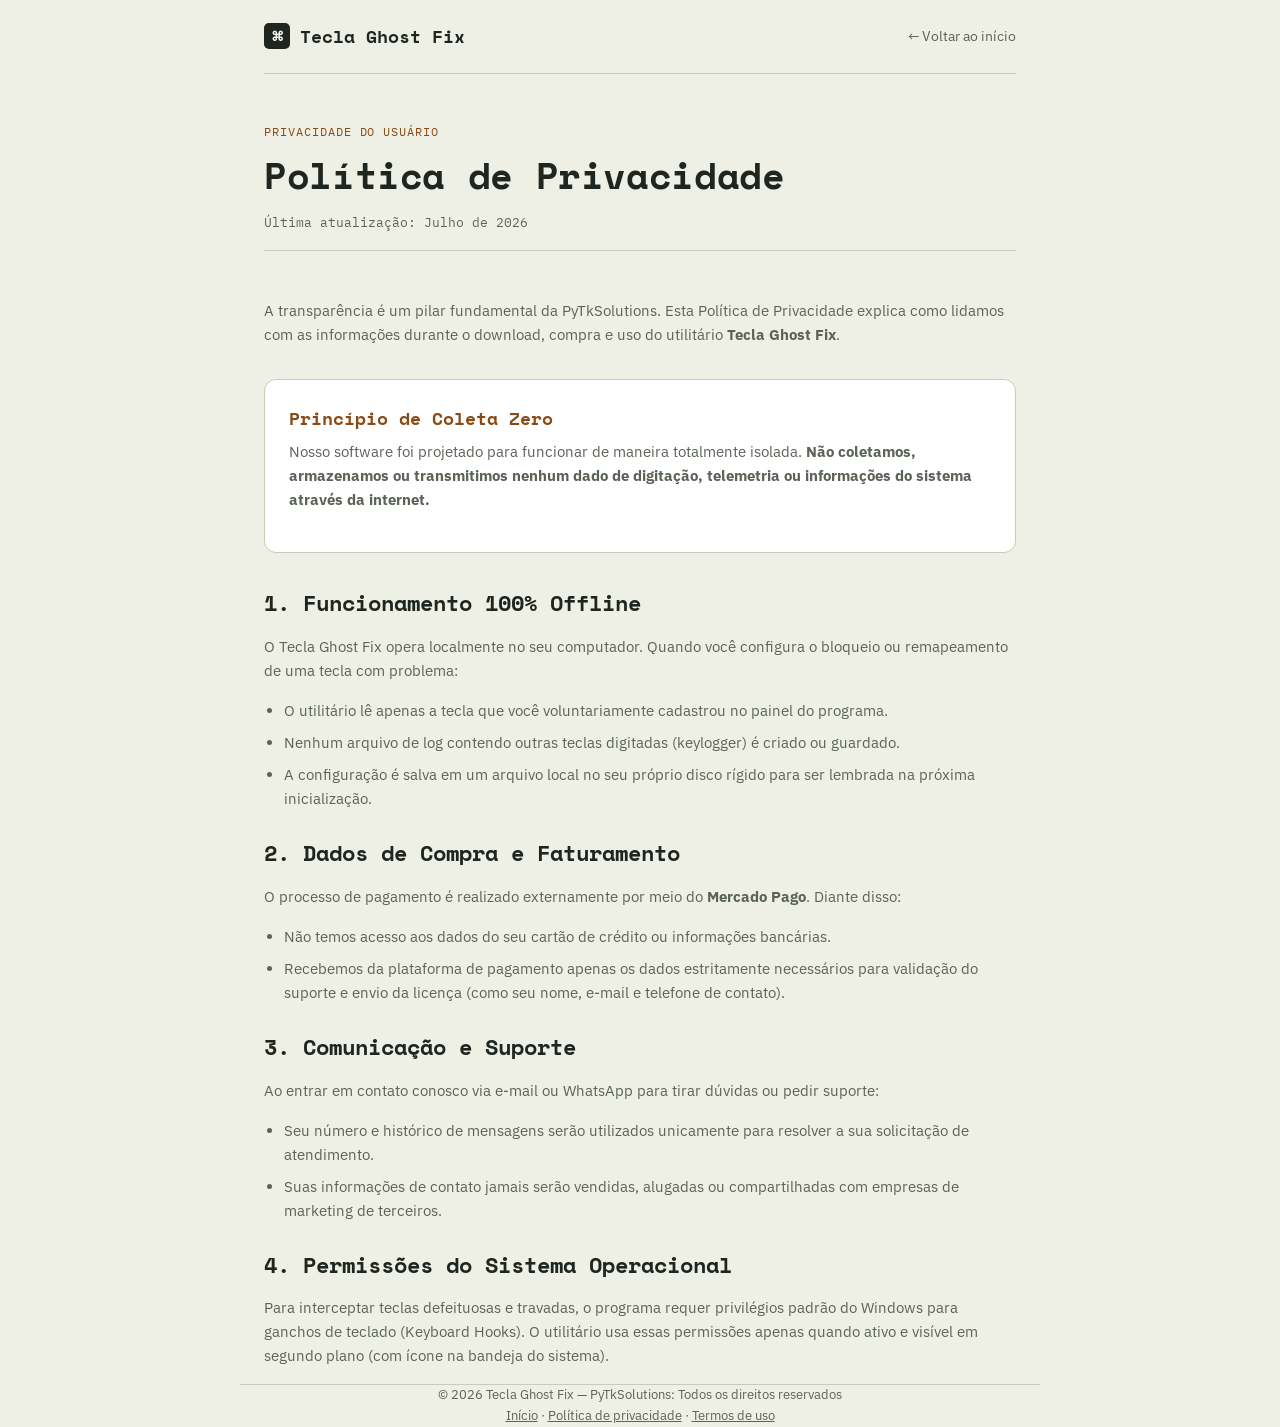
<file: privacidade.html>
<!DOCTYPE html>
<html lang="pt-BR">
<head>
<meta charset="UTF-8">
<meta name="viewport" content="width=device-width, initial-scale=1.0">
<meta name="google-site-verification" content="zOuQjuwX9YGfWgq0YzTmhp4uF_JwPbFCEUT1VvmRgUU" />
<title>Política de Privacidade — Tecla Ghost Fix</title>
<link rel="preconnect" href="https://fonts.googleapis.com">
<link rel="preconnect" href="https://fonts.gstatic.com" crossorigin>
<link href="https://fonts.googleapis.com/css2?family=Space+Mono:wght@400;700&family=IBM+Plex+Sans:wght@400;500;600&family=IBM+Plex+Mono:wght@400;500&display=swap" rel="stylesheet">
<style>
:root{
  --paper:#eef0e6;
  --paper-2:#f7f8f2;
  --ink:#1f2620;
  --muted:#5b6358;
  --line:#c7ccb8;
  --accent:#b5651d;
  --accent-dark:#8a4a15;
  --accent-tint:#f2e3d3;
  --white:#ffffff;
}
*{margin:0;padding:0;box-sizing:border-box;}
html{scroll-behavior:smooth;}
body{
  background:var(--paper);
  color:var(--ink);
  font-family:'IBM Plex Sans',sans-serif;
  line-height:1.6;
}
.wrap{max-width:800px;margin:0 auto;padding:0 24px;}
a{color:var(--accent-dark);}

/* NAV */
nav{
  display:flex;align-items:center;justify-content:space-between;
  padding:22px 0;border-bottom:1px solid var(--line);
  margin-bottom:48px;
}
.logo{
  font-family:'Space Mono',monospace;font-weight:700;font-size:18px;
  display:flex;align-items:center;gap:10px;text-decoration:none;color:var(--ink);
}
.logo-key{
  width:26px;height:26px;background:var(--ink);color:var(--paper-2);
  display:flex;align-items:center;justify-content:center;border-radius:5px;
  font-size:13px;
}
.nav-back{font-size:14px;color:var(--muted);text-decoration:none;}
.nav-back:hover{color:var(--ink);}

/* TEXT CONTENT */
.eyebrow{
  font-family:'IBM Plex Mono',monospace;font-size:12px;letter-spacing:.08em;
  color:var(--accent-dark);text-transform:uppercase;margin-bottom:12px;display:block;
}
h1{
  font-family:'Space Mono',monospace;font-size:2.3em;line-height:1.2;
  margin-bottom:16px;letter-spacing:-0.01em;
}
.last-update{
  font-family:'IBM Plex Mono',monospace;font-size:13px;color:var(--muted);
  margin-bottom:48px;padding-bottom:16px;border-bottom:1px solid var(--line);
}
section{padding-bottom:32px;margin-bottom:32px;}
h2{font-family:'Space Mono',monospace;font-size:1.4em;margin-bottom:14px;margin-top:24px;}
p{color:var(--muted);margin-bottom:16px;font-size:15px;}
ul{margin-bottom:16px;padding-left:20px;color:var(--muted);font-size:15px;}
li{margin-bottom:8px;}

/* BOX PRIVACY */
.shield-box{
  background:var(--white);border:1px solid var(--line);
  border-radius:12px;padding:24px;margin:32px 0;
}
.shield-box h3{color:var(--accent-dark);font-size:1.1em;margin-bottom:8px;font-family:'Space Mono',monospace;}

footer{padding:48px 0 36px;text-align:center;color:var(--muted);font-size:13px;border-top:1px solid var(--line);margin-top:60px;}
footer a{color:var(--muted);}

/* ===== RESPONSIVE ===== */
@media (max-width:760px){
  .wrap{padding:0 18px;}
  nav{
    flex-wrap:wrap;row-gap:10px;padding:16px 0;margin-bottom:32px;
  }
  .nav-back{font-size:13px;}
  h1{font-size:1.7em;}
  .last-update{margin-bottom:32px;}
  h2{font-size:1.2em;margin-top:20px;}
  p,ul{font-size:14px;}
  .shield-box{padding:18px;margin:24px 0;}
  footer{margin-top:40px;font-size:12px;padding:32px 18px 28px;}
}

@media (max-width:400px){
  h1{font-size:1.4em;}
  .logo{font-size:16px;}
}
</style>
</head>
<body>

<div class="wrap">
  <nav>
    <a href="index.html" class="logo"><span class="logo-key">⌘</span>Tecla Ghost Fix</a>
    <a href="index.html" class="nav-back">← Voltar ao início</a>
  </nav>

  <main>
    <span class="eyebrow">Privacidade do Usuário</span>
    <h1>Política de Privacidade</h1>
    <div class="last-update">Última atualização: Julho de 2026</div>

    <p>A transparência é um pilar fundamental da PyTkSolutions. Esta Política de Privacidade explica como lidamos com as informações durante o download, compra e uso do utilitário <strong>Tecla Ghost Fix</strong>.</p>

    <div class="shield-box">
      <h3>Princípio de Coleta Zero</h3>
      <p>Nosso software foi projetado para funcionar de maneira totalmente isolada. <strong>Não coletamos, armazenamos ou transmitimos nenhum dado de digitação, telemetria ou informações do sistema através da internet.</strong></p>
    </div>

    <h2>1. Funcionamento 100% Offline</h2>
    <p>O Tecla Ghost Fix opera localmente no seu computador. Quando você configura o bloqueio ou remapeamento de uma tecla com problema:</p>
    <ul>
      <li>O utilitário lê apenas a tecla que você voluntariamente cadastrou no painel do programa.</li>
      <li>Nenhum arquivo de log contendo outras teclas digitadas (keylogger) é criado ou guardado.</li>
      <li>A configuração é salva em um arquivo local no seu próprio disco rígido para ser lembrada na próxima inicialização.</li>
    </ul>

    <h2>2. Dados de Compra e Faturamento</h2>
    <p>O processo de pagamento é realizado externamente por meio do <strong>Mercado Pago</strong>. Diante disso:</p>
    <ul>
      <li>Não temos acesso aos dados do seu cartão de crédito ou informações bancárias.</li>
      <li>Recebemos da plataforma de pagamento apenas os dados estritamente necessários para validação do suporte e envio da licença (como seu nome, e-mail e telefone de contato).</li>
    </ul>

    <h2>3. Comunicação e Suporte</h2>
    <p>Ao entrar em contato conosco via e-mail ou WhatsApp para tirar dúvidas ou pedir suporte:</p>
    <ul>
      <li>Seu número e histórico de mensagens serão utilizados unicamente para resolver a sua solicitação de atendimento.</li>
      <li>Suas informações de contato jamais serão vendidas, alugadas ou compartilhadas com empresas de marketing de terceiros.</li>
    </ul>

    <h2>4. Permissões do Sistema Operacional</h2>
    <p>Para interceptar teclas defeituosas e travadas, o programa requer privilégios padrão do Windows para ganchos de teclado (Keyboard Hooks). O utilitário usa essas permissões apenas quando ativo e visível em segundo plano (com ícone na bandeja do sistema).</p>
  </main>
</div>

<footer class="wrap">
  © 2026 Tecla Ghost Fix — PyTkSolutions: Todos os direitos reservados<br>
  <a href="index.html">Início</a> · <a href="privacidade.html">Política de privacidade</a> · <a href="termos.html">Termos de uso</a>
</footer>

</body>
</html>
</file>
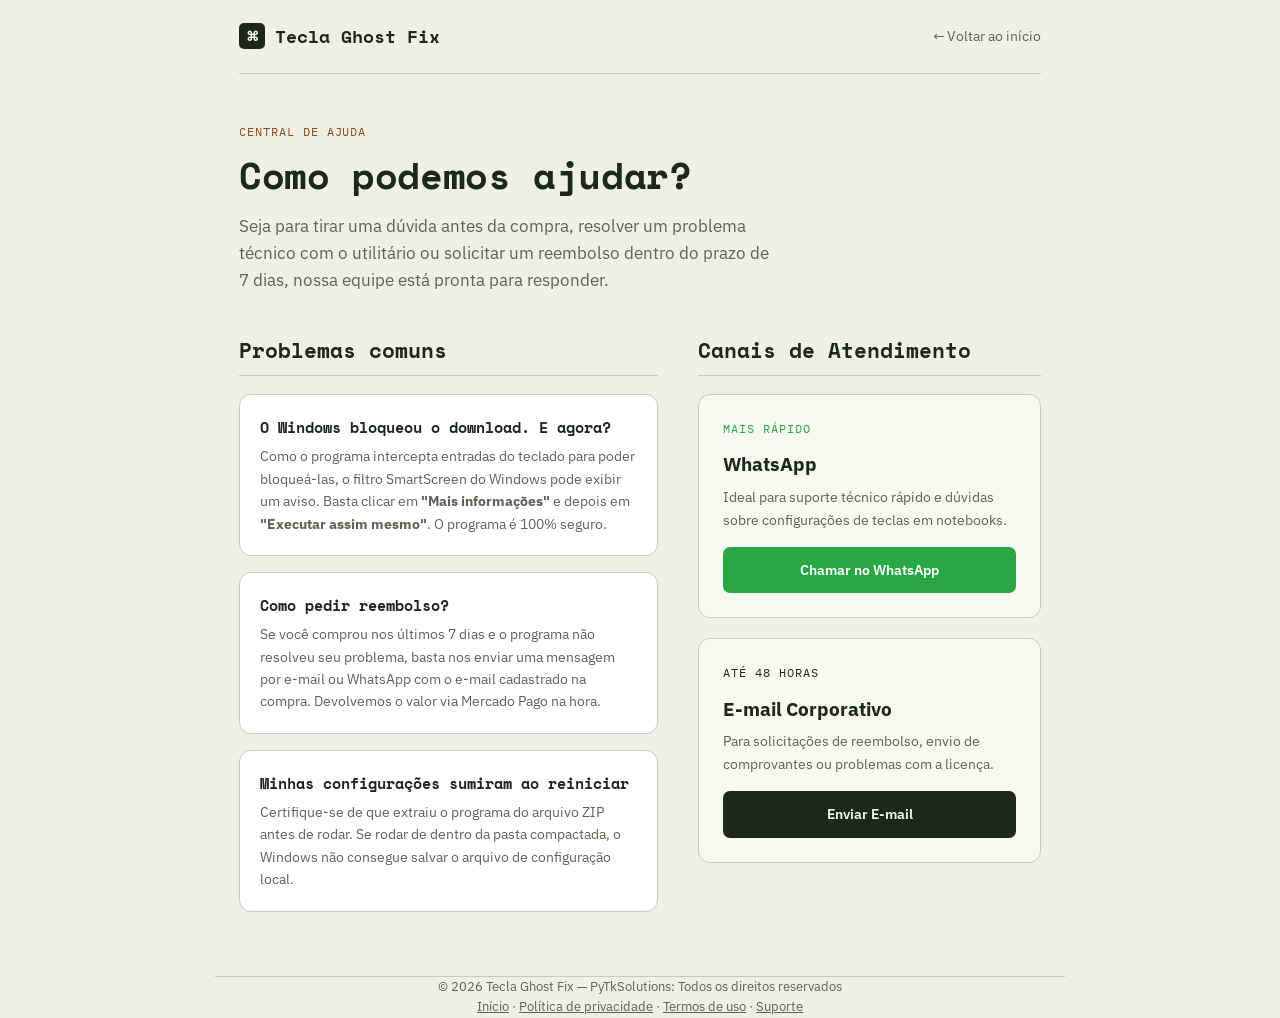
<file: suporte.html>
<!DOCTYPE html>
<html lang="pt-BR">
<head>
<meta charset="UTF-8">
<meta name="viewport" content="width=device-width, initial-scale=1.0">
<meta name="google-site-verification" content="zOuQjuwX9YGfWgq0YzTmhp4uF_JwPbFCEUT1VvmRgUU" />
<title>Suporte e Atendimento — Tecla Ghost Fix</title>
<link rel="preconnect" href="https://fonts.googleapis.com">
<link rel="preconnect" href="https://fonts.gstatic.com" crossorigin>
<link href="https://fonts.googleapis.com/css2?family=Space+Mono:wght@400;700&family=IBM+Plex+Sans:wght@400;500;600&family=IBM+Plex+Mono:wght@400;500&display=swap" rel="stylesheet">
<style>
:root{
  --paper:#eef0e6;
  --paper-2:#f7f8f2;
  --ink:#1f2620;
  --muted:#5b6358;
  --line:#c7ccb8;
  --accent:#b5651d;
  --accent-dark:#8a4a15;
  --accent-tint:#f2e3d3;
  --white:#ffffff;
  --green:#28a745;
}
*{margin:0;padding:0;box-sizing:border-box;}
html{scroll-behavior:smooth;}
body{
  background:var(--paper);
  color:var(--ink);
  font-family:'IBM Plex Sans',sans-serif;
  line-height:1.6;
}
.wrap{max-width:850px;margin:0 auto;padding:0 24px;}
a{color:var(--accent-dark);}

/* NAV */
nav{
  display:flex;align-items:center;justify-content:space-between;
  padding:22px 0;border-bottom:1px solid var(--line);
  margin-bottom:48px;
}
.logo{
  font-family:'Space Mono',monospace;font-weight:700;font-size:18px;
  display:flex;align-items:center;gap:10px;text-decoration:none;color:var(--ink);
}
.logo-key{
  width:26px;height:26px;background:var(--ink);color:var(--paper-2);
  display:flex;align-items:center;justify-content:center;border-radius:5px;
  font-size:13px;
}
.nav-back{font-size:14px;color:var(--muted);text-decoration:none;}
.nav-back:hover{color:var(--ink);}

/* HEADERS */
.eyebrow{
  font-family:'IBM Plex Mono',monospace;font-size:12px;letter-spacing:.08em;
  color:var(--accent-dark);text-transform:uppercase;margin-bottom:12px;display:block;
}
h1{
  font-family:'Space Mono',monospace;font-size:2.3em;line-height:1.2;
  margin-bottom:16px;letter-spacing:-0.01em;
}
.lead{font-size:1.05em;color:var(--muted);max-width:54ch;margin-bottom:40px;}

/* COLUMNS FOR SUPPORT */
.support-grid{
  display:grid;
  grid-template-columns:1.1fr 0.9fr;
  gap:40px;
  margin-bottom:48px;
}

h2{font-family:'Space Mono',monospace;font-size:1.3em;margin-bottom:18px;border-bottom:1px solid var(--line);padding-bottom:8px;}

/* HELP CARDS / ACCORDION */
.help-box{
  background:var(--white);
  border:1px solid var(--line);
  border-radius:12px;
  padding:20px;
  margin-bottom:16px;
}
.help-box h3{font-size:0.95em;margin-bottom:6px;font-family:'Space Mono',monospace;}
.help-box p{color:var(--muted);font-size:14px;}

/* CHANNELS */
.channel-card{
  background:var(--paper-2);
  border:1px solid var(--line);
  border-radius:12px;
  padding:24px;
  margin-bottom:20px;
}
.channel-card p{font-size:14px;color:var(--muted);margin-bottom:16px;}

.btn{
  display:inline-flex;align-items:center;justify-content:center;gap:8px;padding:12px 20px;border-radius:7px;
  font-weight:600;text-decoration:none;font-size:14px;transition:.2s;width:100%;text-align:center;
}
.btn-whatsapp{background:var(--green);color:var(--white);}
.btn-whatsapp:hover{background:#1e7e34;}
.btn-email{background:var(--ink);color:var(--paper-2);}
.btn-email:hover{background:var(--muted);}

@media (max-width:760px){
  .wrap{padding:0 18px;}
  nav{
    flex-wrap:wrap;row-gap:10px;padding:16px 0;margin-bottom:32px;
  }
  .nav-back{font-size:13px;}
  h1{font-size:1.7em;}
  .lead{font-size:1em;margin-bottom:28px;}
  .support-grid{grid-template-columns:1fr;gap:32px;margin-bottom:32px;}
  h2{font-size:1.15em;}
  .help-box,.channel-card{padding:16px;}
}

@media (max-width:400px){
  h1{font-size:1.4em;}
  .logo{font-size:16px;}
}

footer{padding:48px 0 36px;text-align:center;color:var(--muted);font-size:13px;border-top:1px solid var(--line);margin-top:60px;}
footer a{color:var(--muted);}
@media (max-width:760px){
  footer{margin-top:40px;font-size:12px;padding:32px 18px 28px;}
}
</style>
</head>
<body>

<div class="wrap">
  <nav>
    <a href="index.html" class="logo"><span class="logo-key">⌘</span>Tecla Ghost Fix</a>
    <a href="index.html" class="nav-back">← Voltar ao início</a>
  </nav>

  <main>
    <span class="eyebrow">Central de Ajuda</span>
    <h1>Como podemos ajudar?</h1>
    <p class="lead">Seja para tirar uma dúvida antes da compra, resolver um problema técnico com o utilitário ou solicitar um reembolso dentro do prazo de 7 dias, nossa equipe está pronta para responder.</p>

    <div class="support-grid">
      
      <!-- COLUNA 1: RESOLUÇÃO RÁPIDA -->
      <div>
        <h2>Problemas comuns</h2>
        
        <div class="help-box">
          <h3>O Windows bloqueou o download. E agora?</h3>
          <p>Como o programa intercepta entradas do teclado para poder bloqueá-las, o filtro SmartScreen do Windows pode exibir um aviso. Basta clicar em <b>"Mais informações"</b> e depois em <b>"Executar assim mesmo"</b>. O programa é 100% seguro.</p>
        </div>

        <div class="help-box">
          <h3>Como pedir reembolso?</h3>
          <p>Se você comprou nos últimos 7 dias e o programa não resolveu seu problema, basta nos enviar uma mensagem por e-mail ou WhatsApp com o e-mail cadastrado na compra. Devolvemos o valor via Mercado Pago na hora.</p>
        </div>

        <div class="help-box">
          <h3>Minhas configurações sumiram ao reiniciar</h3>
          <p>Certifique-se de que extraiu o programa do arquivo ZIP antes de rodar. Se rodar de dentro da pasta compactada, o Windows não consegue salvar o arquivo de configuração local.</p>
        </div>
      </div>

      <!-- COLUNA 2: CANAIS DE CONTATO -->
      <div>
        <h2>Canais de Atendimento</h2>
        
        <div class="channel-card">
          <span class="eyebrow" style="color:var(--green);">Mais rápido</span>
          <h3 style="margin-bottom:6px;">WhatsApp</h3>
          <p>Ideal para suporte técnico rápido e dúvidas sobre configurações de teclas em notebooks.</p>
          <a class="btn btn-whatsapp" href="https://wa.me/+5535933004035?text=Olá, preciso de suporte com o Tecla Ghost Fix." target="_blank" rel="noopener noreferrer">Chamar no WhatsApp</a>
        </div>

        <div class="channel-card">
          <span class="eyebrow" style="color:var(--ink);">Até 48 horas</span>
          <h3 style="margin-bottom:6px;">E-mail Corporativo</h3>
          <p>Para solicitações de reembolso, envio de comprovantes ou problemas com a licença.</p>
          <a class="btn btn-email" href="mailto:gui13python@gmail.com?subject=Suporte%20-%20Tecla%20Ghost%20Fix">Enviar E-mail</a>
        </div>
      </div>

    </div>
  </main>
</div>

<footer class="wrap">
  © 2026 Tecla Ghost Fix — PyTkSolutions: Todos os direitos reservados<br>
  <a href="index.html">Início</a> · <a href="privacidade.html">Política de privacidade</a> · <a href="termos.html">Termos de uso</a> · <a href="suporte.html">Suporte</a>
</footer>

</body>
</html>
</file>
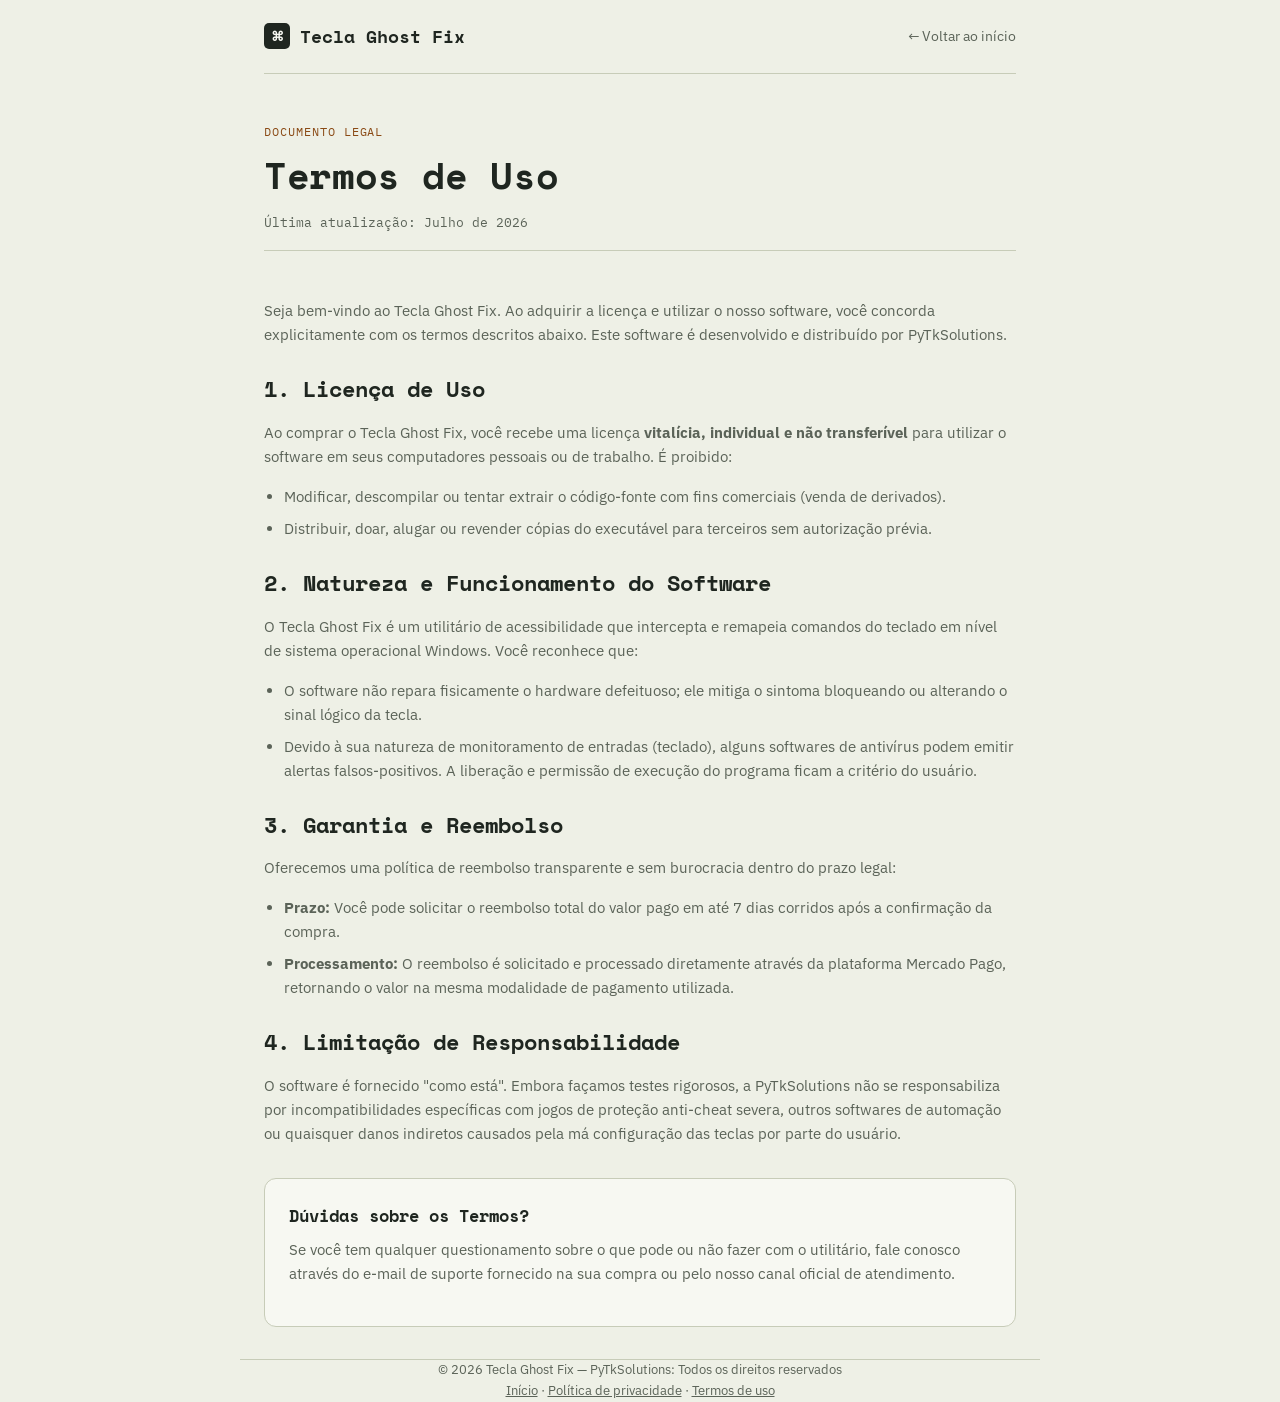
<file: termos.html>
<!DOCTYPE html>
<html lang="pt-BR">
<head>
<meta charset="UTF-8">
<meta name="viewport" content="width=device-width, initial-scale=1.0">
<meta name="google-site-verification" content="zOuQjuwX9YGfWgq0YzTmhp4uF_JwPbFCEUT1VvmRgUU" />
<title>Termos de Uso — Tecla Ghost Fix</title>
<link rel="preconnect" href="https://fonts.googleapis.com">
<link rel="preconnect" href="https://fonts.gstatic.com" crossorigin>
<link href="https://fonts.googleapis.com/css2?family=Space+Mono:wght@400;700&family=IBM+Plex+Sans:wght@400;500;600&family=IBM+Plex+Mono:wght@400;500&display=swap" rel="stylesheet">
<style>
:root{
  --paper:#eef0e6;
  --paper-2:#f7f8f2;
  --ink:#1f2620;
  --muted:#5b6358;
  --line:#c7ccb8;
  --accent:#b5651d;
  --accent-dark:#8a4a15;
  --accent-tint:#f2e3d3;
  --white:#ffffff;
}
*{margin:0;padding:0;box-sizing:border-box;}
html{scroll-behavior:smooth;}
body{
  background:var(--paper);
  color:var(--ink);
  font-family:'IBM Plex Sans',sans-serif;
  line-height:1.6;
}
.wrap{max-width:800px;margin:0 auto;padding:0 24px;}
a{color:var(--accent-dark);}

/* NAV */
nav{
  display:flex;align-items:center;justify-content:space-between;
  padding:22px 0;border-bottom:1px solid var(--line);
  margin-bottom:48px;
}
.logo{
  font-family:'Space Mono',monospace;font-weight:700;font-size:18px;
  display:flex;align-items:center;gap:10px;text-decoration:none;color:var(--ink);
}
.logo-key{
  width:26px;height:26px;background:var(--ink);color:var(--paper-2);
  display:flex;align-items:center;justify-content:center;border-radius:5px;
  font-size:13px;
}
.nav-back{font-size:14px;color:var(--muted);text-decoration:none;}
.nav-back:hover{color:var(--ink);}

/* TEXT CONTENT */
.eyebrow{
  font-family:'IBM Plex Mono',monospace;font-size:12px;letter-spacing:.08em;
  color:var(--accent-dark);text-transform:uppercase;margin-bottom:12px;display:block;
}
h1{
  font-family:'Space Mono',monospace;font-size:2.3em;line-height:1.2;
  margin-bottom:16px;letter-spacing:-0.01em;
}
.last-update{
  font-family:'IBM Plex Mono',monospace;font-size:13px;color:var(--muted);
  margin-bottom:48px;padding-bottom:16px;border-bottom:1px solid var(--line);
}
section{padding-bottom:32px;margin-bottom:32px;}
h2{font-family:'Space Mono',monospace;font-size:1.4em;margin-bottom:14px;margin-top:24px;}
p{color:var(--muted);margin-bottom:16px;font-size:15px;}
ul{margin-bottom:16px;padding-left:20px;color:var(--muted);font-size:15px;}
li{margin-bottom:8px;}

/* BOX INFO */
.legal-box{
  background:var(--paper-2);border:1px solid var(--line);
  border-radius:12px;padding:24px;margin:32px 0;
}
.legal-box h3{font-size:1.05em;margin-bottom:8px;font-family:'Space Mono',monospace;}

footer{padding:48px 0 36px;text-align:center;color:var(--muted);font-size:13px;border-top:1px solid var(--line);margin-top:60px;}
footer a{color:var(--muted);}

/* ===== RESPONSIVE ===== */
@media (max-width:760px){
  .wrap{padding:0 18px;}
  nav{
    flex-wrap:wrap;row-gap:10px;padding:16px 0;margin-bottom:32px;
  }
  .nav-back{font-size:13px;}
  h1{font-size:1.7em;}
  .last-update{margin-bottom:32px;}
  h2{font-size:1.2em;margin-top:20px;}
  p,ul{font-size:14px;}
  .legal-box{padding:18px;margin:24px 0;}
  footer{margin-top:40px;font-size:12px;padding:32px 18px 28px;}
}

@media (max-width:400px){
  h1{font-size:1.4em;}
  .logo{font-size:16px;}
}
</style>
</head>
<body>

<div class="wrap">
  <nav>
    <a href="index.html" class="logo"><span class="logo-key">⌘</span>Tecla Ghost Fix</a>
    <a href="index.html" class="nav-back">← Voltar ao início</a>
  </nav>

  <main>
    <span class="eyebrow">Documento Legal</span>
    <h1>Termos de Uso</h1>
    <div class="last-update">Última atualização: Julho de 2026</div>

    <p>Seja bem-vindo ao Tecla Ghost Fix. Ao adquirir a licença e utilizar o nosso software, você concorda explicitamente com os termos descritos abaixo. Este software é desenvolvido e distribuído por PyTkSolutions.</p>

    <h2>1. Licença de Uso</h2>
    <p>Ao comprar o Tecla Ghost Fix, você recebe uma licença <strong>vitalícia, individual e não transferível</strong> para utilizar o software em seus computadores pessoais ou de trabalho. É proibido:</p>
    <ul>
      <li>Modificar, descompilar ou tentar extrair o código-fonte com fins comerciais (venda de derivados).</li>
      <li>Distribuir, doar, alugar ou revender cópias do executável para terceiros sem autorização prévia.</li>
    </ul>

    <h2>2. Natureza e Funcionamento do Software</h2>
    <p>O Tecla Ghost Fix é um utilitário de acessibilidade que intercepta e remapeia comandos do teclado em nível de sistema operacional Windows. Você reconhece que:</p>
    <ul>
      <li>O software não repara fisicamente o hardware defeituoso; ele mitiga o sintoma bloqueando ou alterando o sinal lógico da tecla.</li>
      <li>Devido à sua natureza de monitoramento de entradas (teclado), alguns softwares de antivírus podem emitir alertas falsos-positivos. A liberação e permissão de execução do programa ficam a critério do usuário.</li>
    </ul>

    <h2>3. Garantia e Reembolso</h2>
    <p>Oferecemos uma política de reembolso transparente e sem burocracia dentro do prazo legal:</p>
    <ul>
      <li><strong>Prazo:</strong> Você pode solicitar o reembolso total do valor pago em até 7 dias corridos após a confirmação da compra.</li>
      <li><strong>Processamento:</strong> O reembolso é solicitado e processado diretamente através da plataforma Mercado Pago, retornando o valor na mesma modalidade de pagamento utilizada.</li>
    </ul>

    <h2>4. Limitação de Responsabilidade</h2>
    <p>O software é fornecido "como está". Embora façamos testes rigorosos, a PyTkSolutions não se responsabiliza por incompatibilidades específicas com jogos de proteção anti-cheat severa, outros softwares de automação ou quaisquer danos indiretos causados pela má configuração das teclas por parte do usuário.</p>

    <div class="legal-box">
      <h3>Dúvidas sobre os Termos?</h3>
      <p>Se você tem qualquer questionamento sobre o que pode ou não fazer com o utilitário, fale conosco através do e-mail de suporte fornecido na sua compra ou pelo nosso canal oficial de atendimento.</p>
    </div>
  </main>
</div>

<footer class="wrap">
  © 2026 Tecla Ghost Fix — PyTkSolutions: Todos os direitos reservados<br>
  <a href="index.html">Início</a> · <a href="privacidade.html">Política de privacidade</a> · <a href="termos.html">Termos de uso</a>
</footer>

</body>
</html>
</file>
